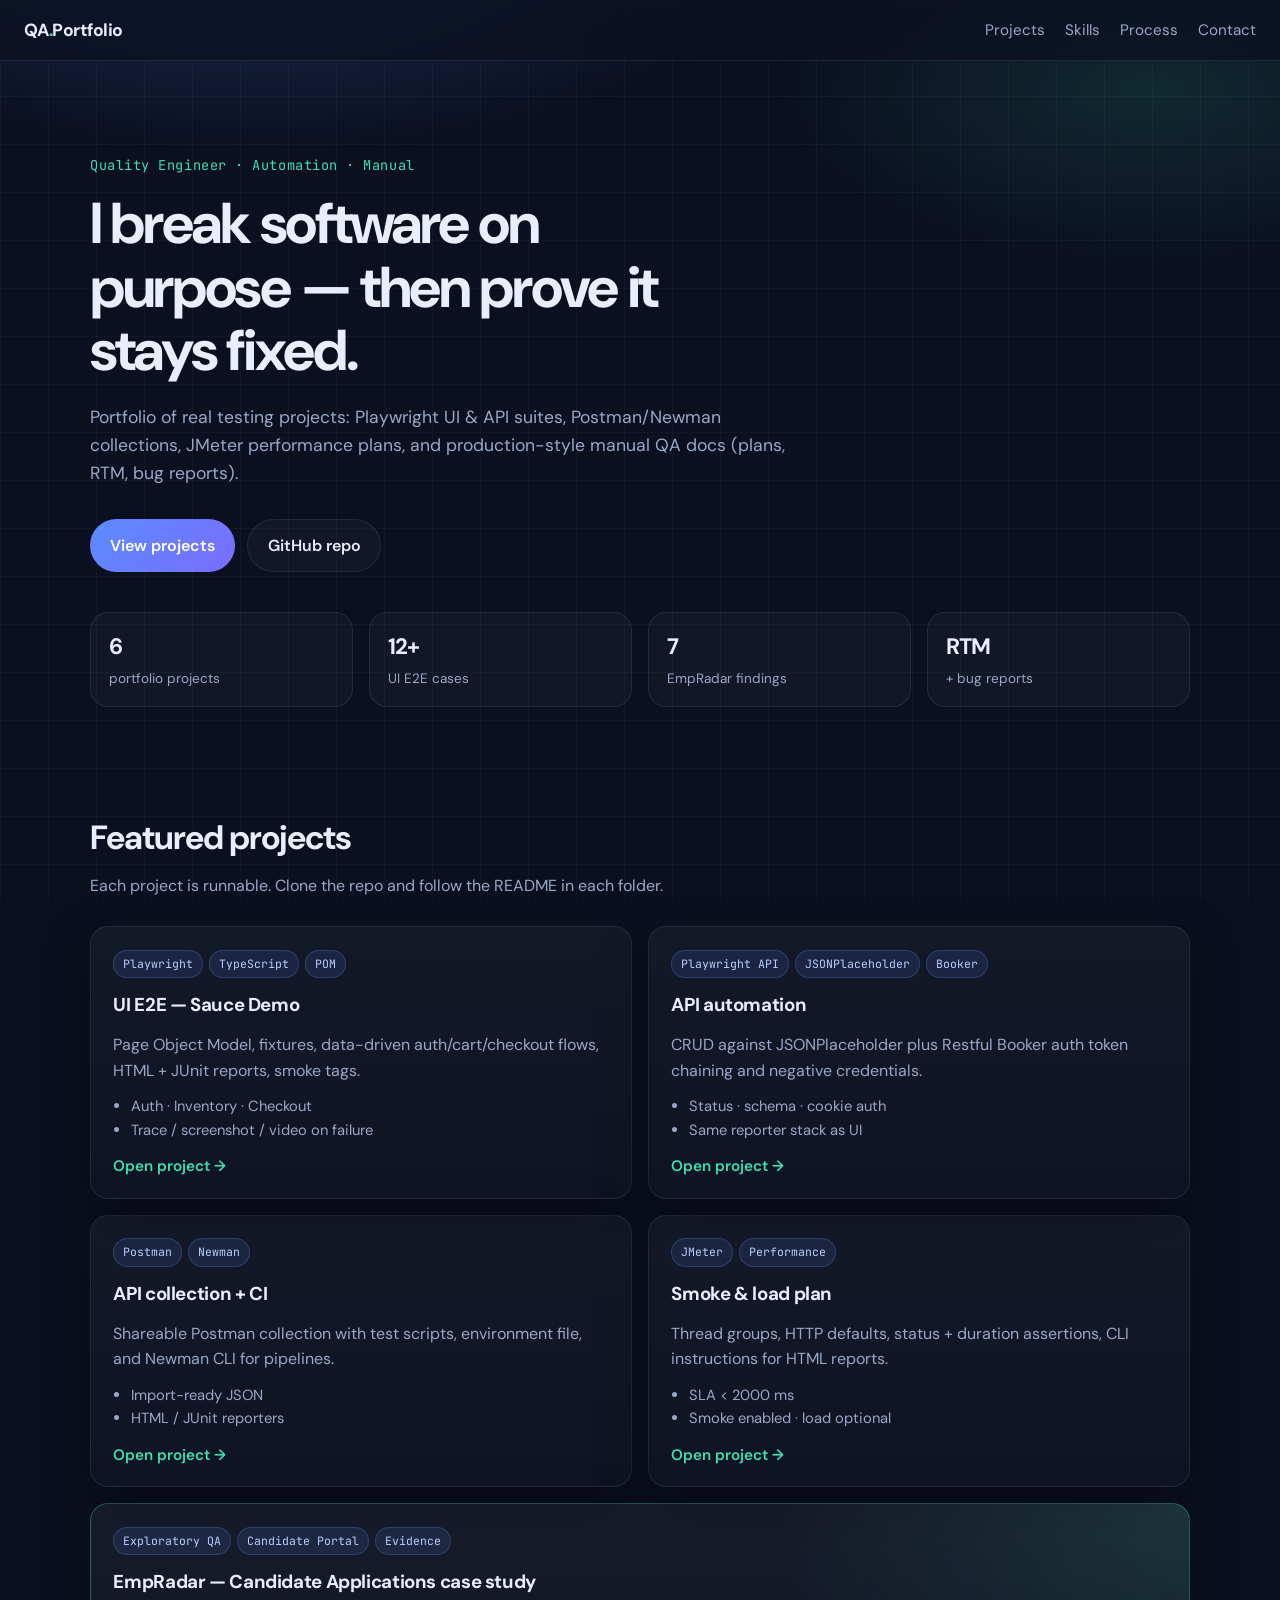
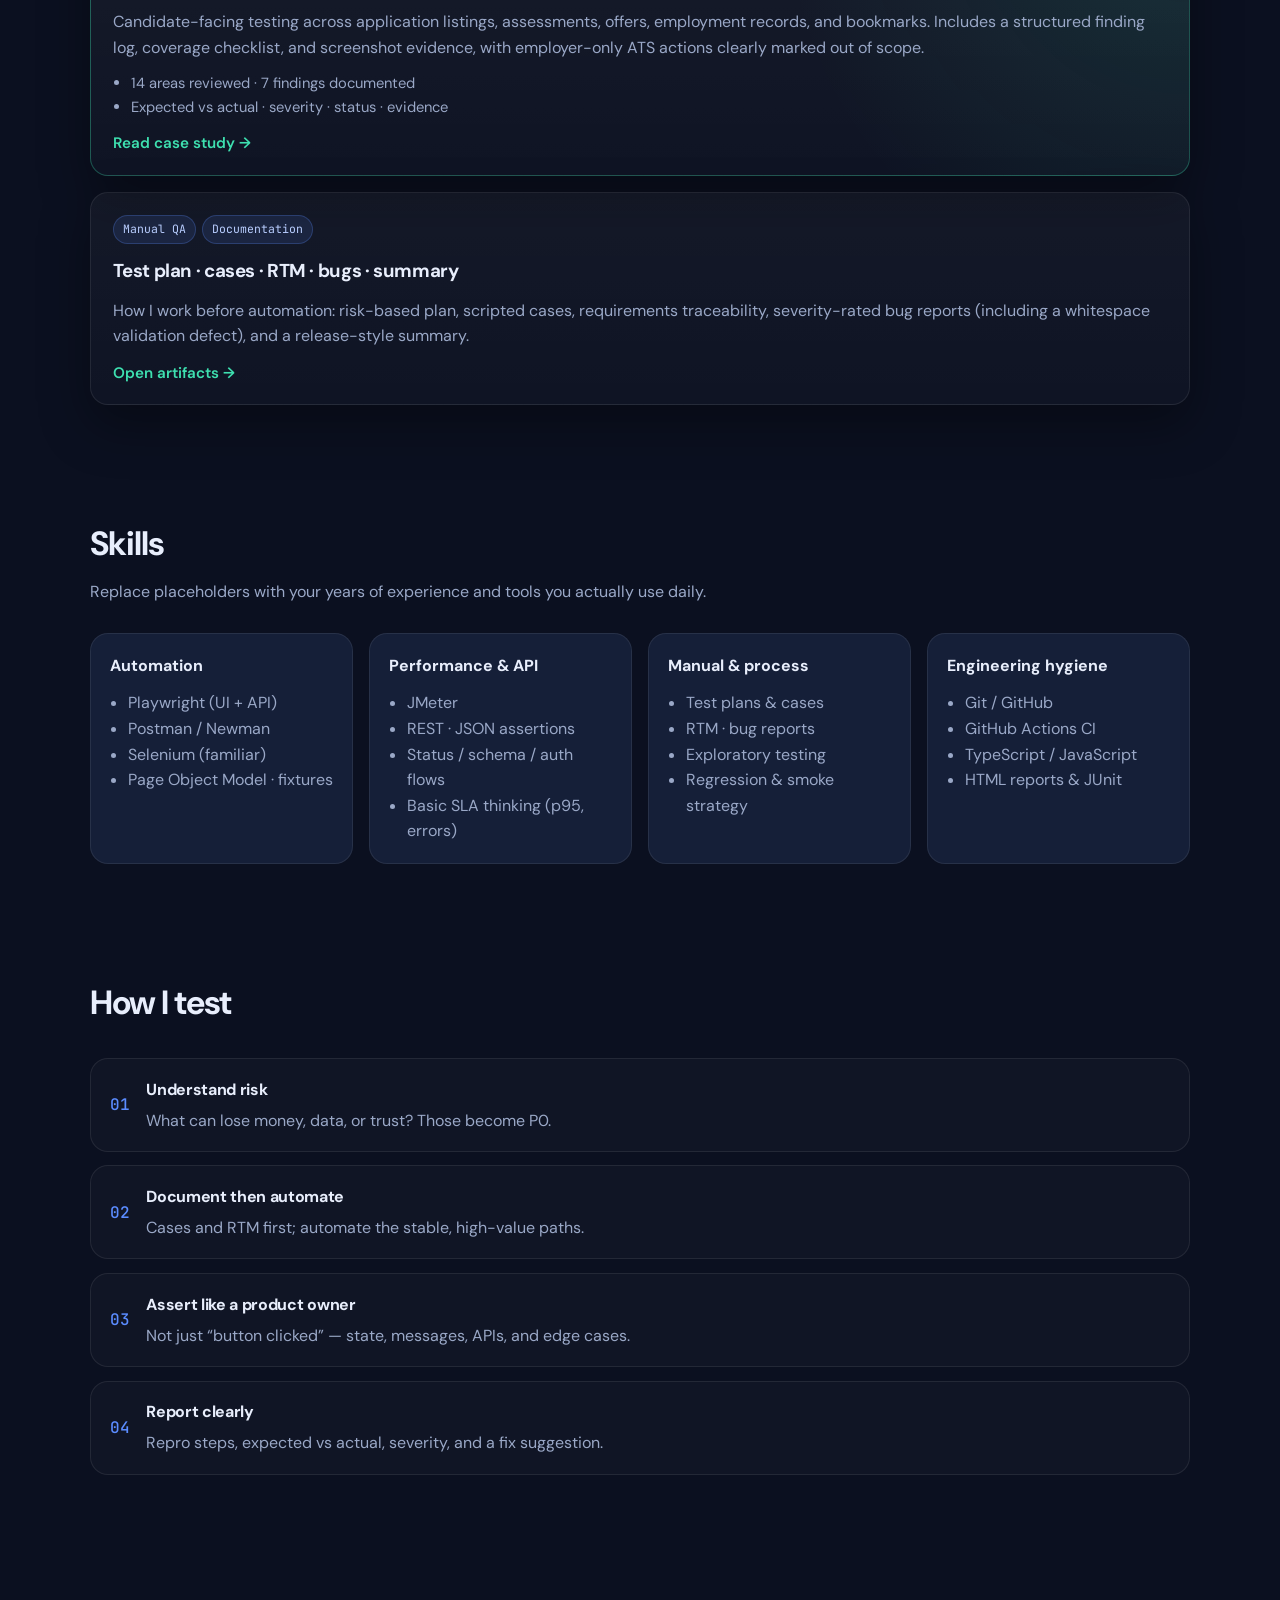
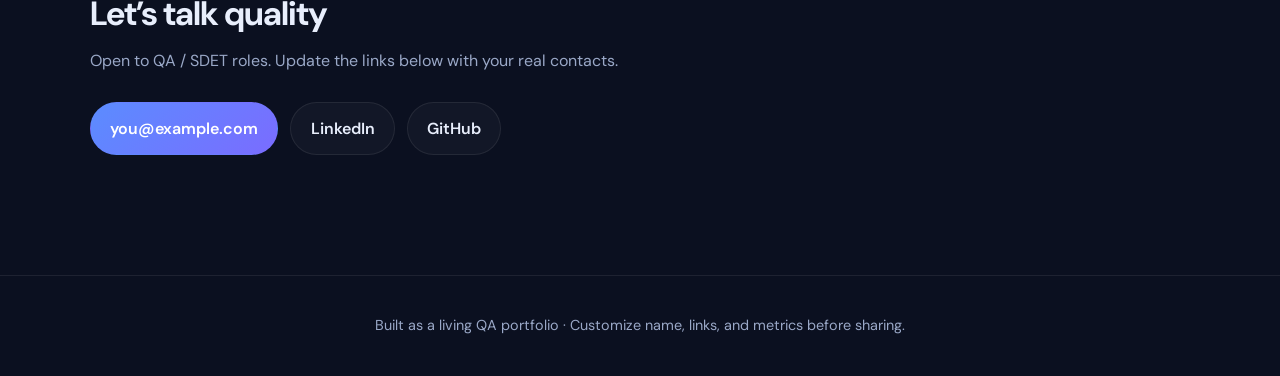
<file: index.html>
<!DOCTYPE html>
<html lang="en">
<head>
  <meta charset="UTF-8" />
  <meta name="viewport" content="width=device-width, initial-scale=1" />
  <title>QA Portfolio — Quality Engineer</title>
  <meta name="description" content="QA portfolio showcasing Playwright UI/API automation, Postman, JMeter, and manual testing artifacts." />
  <link rel="preconnect" href="https://fonts.googleapis.com" />
  <link rel="preconnect" href="https://fonts.gstatic.com" crossorigin />
  <link href="https://fonts.googleapis.com/css2?family=DM+Sans:ital,opsz,wght@0,9..40,400;0,9..40,500;0,9..40,600;0,9..40,700;1,9..40,400&family=JetBrains+Mono:wght@400;500&display=swap" rel="stylesheet" />
  <link rel="stylesheet" href="styles.css" />
</head>
<body>
  <div class="bg-grid" aria-hidden="true"></div>

  <header class="site-header">
    <a class="logo" href="#top">QA<span>.</span>Portfolio</a>
    <nav>
      <a href="#projects">Projects</a>
      <a href="#skills">Skills</a>
      <a href="#process">Process</a>
      <a href="#contact">Contact</a>
    </nav>
  </header>

  <main id="top">
    <section class="hero">
      <p class="eyebrow">Quality Engineer · Automation · Manual</p>
      <h1>I break software on purpose — then prove it stays fixed.</h1>
      <p class="lede">
        Portfolio of real testing projects: Playwright UI &amp; API suites, Postman/Newman collections,
        JMeter performance plans, and production-style manual QA docs (plans, RTM, bug reports).
      </p>
      <div class="hero-actions">
        <a class="btn primary" href="#projects">View projects</a>
        <a class="btn ghost" href="https://github.com/YOUR_USERNAME/qa-portfolio" target="_blank" rel="noopener">GitHub repo</a>
      </div>
      <ul class="stat-row">
        <li><strong>6</strong><span>portfolio projects</span></li>
        <li><strong>12+</strong><span>UI E2E cases</span></li>
        <li><strong>7</strong><span>EmpRadar findings</span></li>
        <li><strong>RTM</strong><span>+ bug reports</span></li>
      </ul>
    </section>

    <section id="projects" class="section">
      <div class="section-head">
        <h2>Featured projects</h2>
        <p>Each project is runnable. Clone the repo and follow the README in each folder.</p>
      </div>

      <div class="project-grid">
        <article class="card">
          <div class="card-tags">
            <span>Playwright</span><span>TypeScript</span><span>POM</span>
          </div>
          <h3>UI E2E — Sauce Demo</h3>
          <p>Page Object Model, fixtures, data-driven auth/cart/checkout flows, HTML + JUnit reports, smoke tags.</p>
          <ul class="card-meta">
            <li>Auth · Inventory · Checkout</li>
            <li>Trace / screenshot / video on failure</li>
          </ul>
          <a class="card-link" href="../projects/playwright-ui/">Open project →</a>
        </article>

        <article class="card">
          <div class="card-tags">
            <span>Playwright API</span><span>JSONPlaceholder</span><span>Booker</span>
          </div>
          <h3>API automation</h3>
          <p>CRUD against JSONPlaceholder plus Restful Booker auth token chaining and negative credentials.</p>
          <ul class="card-meta">
            <li>Status · schema · cookie auth</li>
            <li>Same reporter stack as UI</li>
          </ul>
          <a class="card-link" href="../projects/playwright-api/">Open project →</a>
        </article>

        <article class="card">
          <div class="card-tags">
            <span>Postman</span><span>Newman</span>
          </div>
          <h3>API collection + CI</h3>
          <p>Shareable Postman collection with test scripts, environment file, and Newman CLI for pipelines.</p>
          <ul class="card-meta">
            <li>Import-ready JSON</li>
            <li>HTML / JUnit reporters</li>
          </ul>
          <a class="card-link" href="../projects/postman/">Open project →</a>
        </article>

        <article class="card">
          <div class="card-tags">
            <span>JMeter</span><span>Performance</span>
          </div>
          <h3>Smoke &amp; load plan</h3>
          <p>Thread groups, HTTP defaults, status + duration assertions, CLI instructions for HTML reports.</p>
          <ul class="card-meta">
            <li>SLA &lt; 2000 ms</li>
            <li>Smoke enabled · load optional</li>
          </ul>
          <a class="card-link" href="../projects/jmeter/">Open project →</a>
        </article>

        <article class="card wide featured-case">
          <div class="card-tags">
            <span>Exploratory QA</span><span>Candidate Portal</span><span>Evidence</span>
          </div>
          <h3>EmpRadar — Candidate Applications case study</h3>
          <p>
            Candidate-facing testing across application listings, assessments, offers, employment
            records, and bookmarks. Includes a structured finding log, coverage checklist, and
            screenshot evidence, with employer-only ATS actions clearly marked out of scope.
          </p>
          <ul class="card-meta">
            <li>14 areas reviewed · 7 findings documented</li>
            <li>Expected vs actual · severity · status · evidence</li>
          </ul>
          <a class="card-link" href="empradar-case-study.html">Read case study →</a>
        </article>

        <article class="card wide">
          <div class="card-tags">
            <span>Manual QA</span><span>Documentation</span>
          </div>
          <h3>Test plan · cases · RTM · bugs · summary</h3>
          <p>
            How I work before automation: risk-based plan, scripted cases, requirements traceability,
            severity-rated bug reports (including a whitespace validation defect), and a release-style summary.
          </p>
          <a class="card-link" href="../projects/manual-qa/">Open artifacts →</a>
        </article>
      </div>
    </section>

    <section id="skills" class="section">
      <div class="section-head">
        <h2>Skills</h2>
        <p>Replace placeholders with your years of experience and tools you actually use daily.</p>
      </div>
      <div class="skills-grid">
        <div>
          <h4>Automation</h4>
          <ul>
            <li>Playwright (UI + API)</li>
            <li>Postman / Newman</li>
            <li>Selenium (familiar)</li>
            <li>Page Object Model · fixtures</li>
          </ul>
        </div>
        <div>
          <h4>Performance &amp; API</h4>
          <ul>
            <li>JMeter</li>
            <li>REST · JSON assertions</li>
            <li>Status / schema / auth flows</li>
            <li>Basic SLA thinking (p95, errors)</li>
          </ul>
        </div>
        <div>
          <h4>Manual &amp; process</h4>
          <ul>
            <li>Test plans &amp; cases</li>
            <li>RTM · bug reports</li>
            <li>Exploratory testing</li>
            <li>Regression &amp; smoke strategy</li>
          </ul>
        </div>
        <div>
          <h4>Engineering hygiene</h4>
          <ul>
            <li>Git / GitHub</li>
            <li>GitHub Actions CI</li>
            <li>TypeScript / JavaScript</li>
            <li>HTML reports &amp; JUnit</li>
          </ul>
        </div>
      </div>
    </section>

    <section id="process" class="section">
      <div class="section-head">
        <h2>How I test</h2>
      </div>
      <ol class="process">
        <li>
          <strong>Understand risk</strong>
          <span>What can lose money, data, or trust? Those become P0.</span>
        </li>
        <li>
          <strong>Document then automate</strong>
          <span>Cases and RTM first; automate the stable, high-value paths.</span>
        </li>
        <li>
          <strong>Assert like a product owner</strong>
          <span>Not just “button clicked” — state, messages, APIs, and edge cases.</span>
        </li>
        <li>
          <strong>Report clearly</strong>
          <span>Repro steps, expected vs actual, severity, and a fix suggestion.</span>
        </li>
      </ol>
    </section>

    <section id="contact" class="section contact">
      <div class="section-head">
        <h2>Let’s talk quality</h2>
        <p>Open to QA / SDET roles. Update the links below with your real contacts.</p>
      </div>
      <div class="contact-row">
        <a class="btn primary" href="mailto:you@example.com">you@example.com</a>
        <a class="btn ghost" href="https://www.linkedin.com/in/YOUR_PROFILE" target="_blank" rel="noopener">LinkedIn</a>
        <a class="btn ghost" href="https://github.com/YOUR_USERNAME" target="_blank" rel="noopener">GitHub</a>
      </div>
    </section>
  </main>

  <footer class="site-footer">
    <p>Built as a living QA portfolio · Customize name, links, and metrics before sharing.</p>
  </footer>

  <script src="script.js"></script>
</body>
</html>
</file>
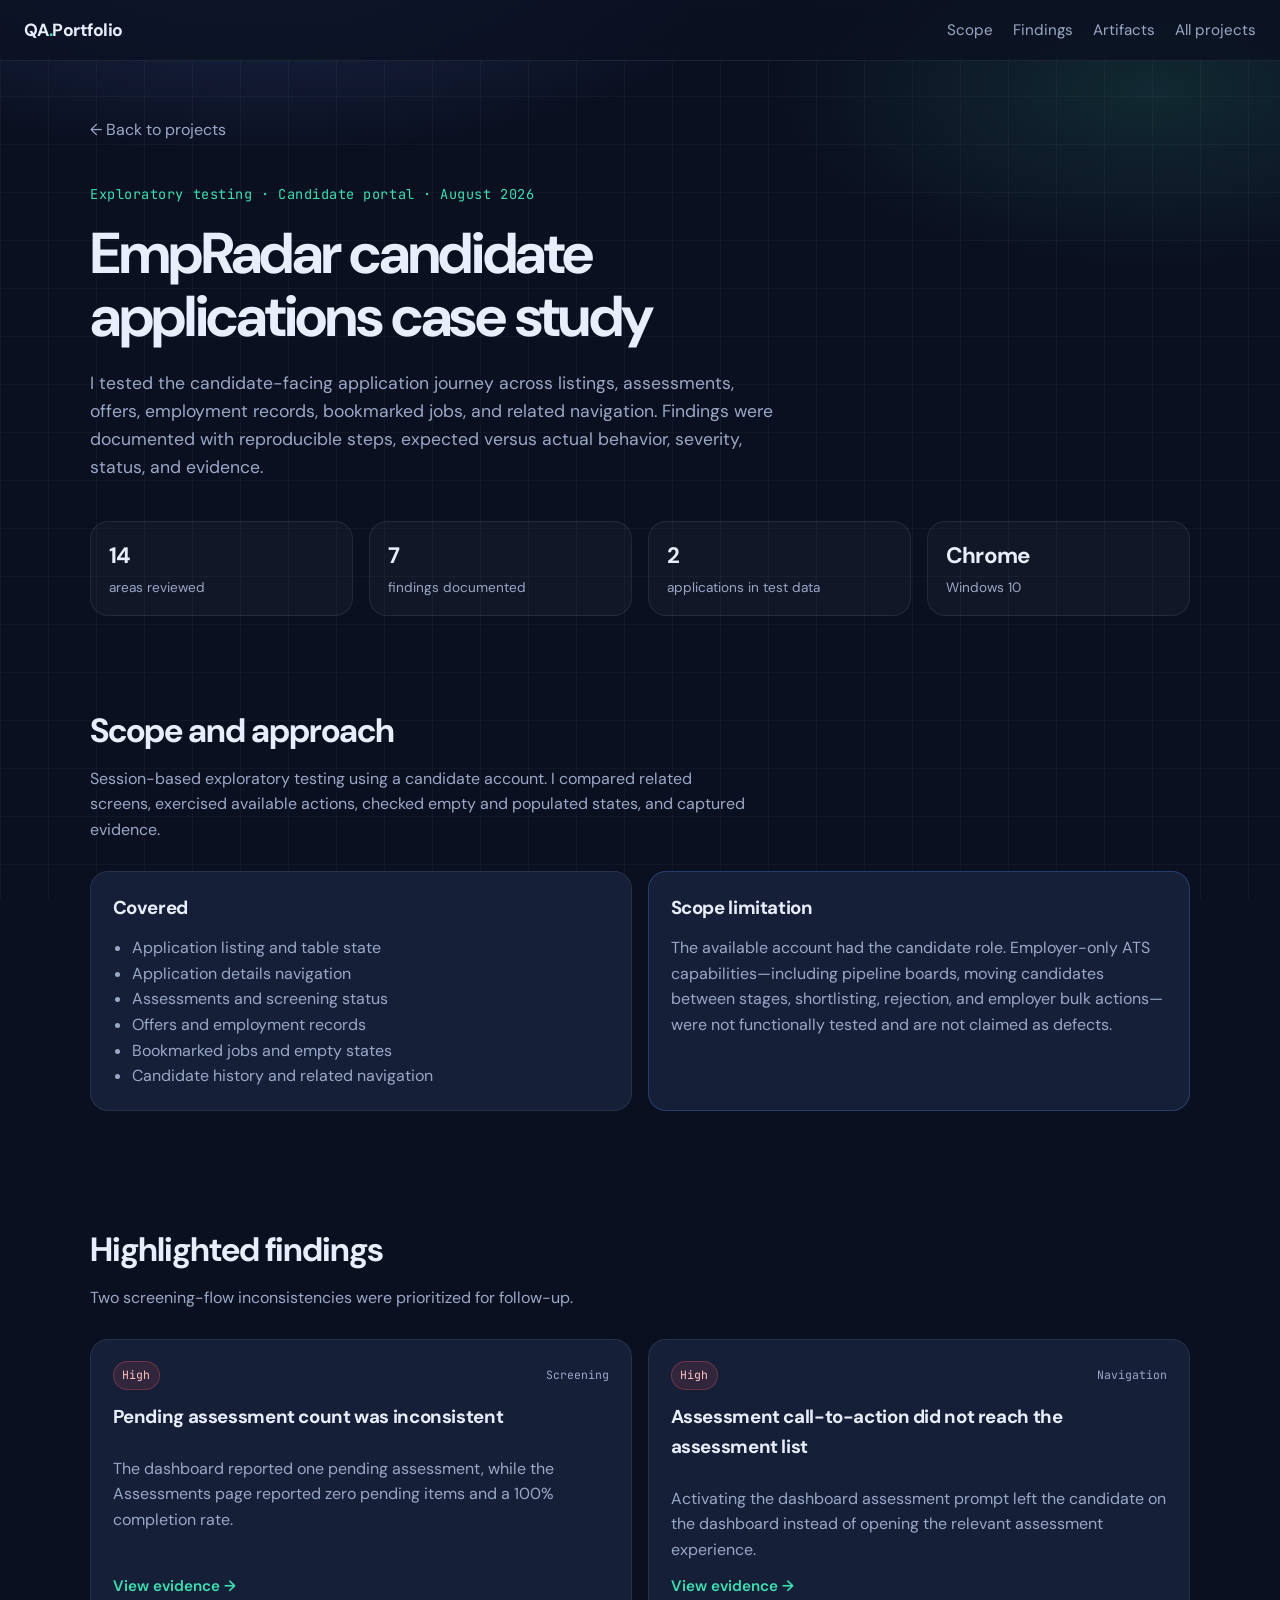
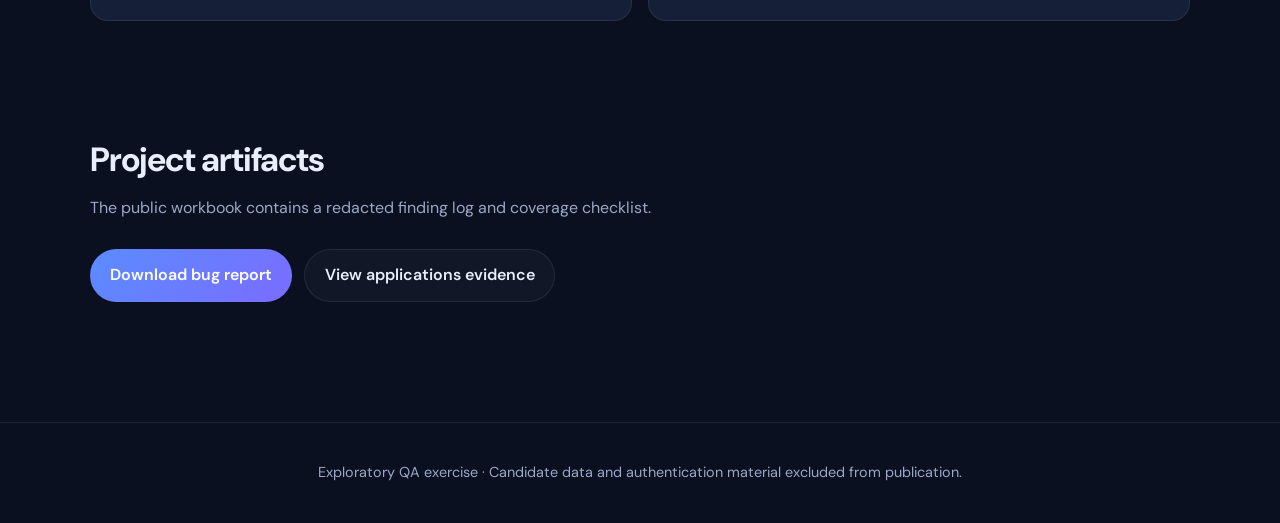
<file: empradar-case-study.html>
<!DOCTYPE html>
<html lang="en">
<head>
  <meta charset="UTF-8" />
  <meta name="viewport" content="width=device-width, initial-scale=1" />
  <title>EmpRadar Candidate Applications — QA Case Study</title>
  <meta
    name="description"
    content="Exploratory QA case study covering the EmpRadar candidate applications, assessments, offers, and bookmarked jobs experience."
  />
  <link rel="preconnect" href="https://fonts.googleapis.com" />
  <link rel="preconnect" href="https://fonts.gstatic.com" crossorigin />
  <link
    href="https://fonts.googleapis.com/css2?family=DM+Sans:ital,opsz,wght@0,9..40,400;0,9..40,500;0,9..40,600;0,9..40,700;1,9..40,400&family=JetBrains+Mono:wght@400;500&display=swap"
    rel="stylesheet"
  />
  <link rel="stylesheet" href="styles.css" />
</head>
<body>
  <div class="bg-grid" aria-hidden="true"></div>

  <header class="site-header">
    <a class="logo" href="index.html">QA<span>.</span>Portfolio</a>
    <nav aria-label="Case study navigation">
      <a href="#scope">Scope</a>
      <a href="#findings">Findings</a>
      <a href="#artifacts">Artifacts</a>
      <a href="index.html#projects">All projects</a>
    </nav>
  </header>

  <main>
    <section class="case-hero">
      <a class="back-link" href="index.html#projects">← Back to projects</a>
      <p class="eyebrow">Exploratory testing · Candidate portal · August 2026</p>
      <h1>EmpRadar candidate applications case study</h1>
      <p class="lede">
        I tested the candidate-facing application journey across listings, assessments, offers,
        employment records, bookmarked jobs, and related navigation. Findings were documented
        with reproducible steps, expected versus actual behavior, severity, status, and evidence.
      </p>

      <ul class="stat-row case-stats">
        <li><strong>14</strong><span>areas reviewed</span></li>
        <li><strong>7</strong><span>findings documented</span></li>
        <li><strong>2</strong><span>applications in test data</span></li>
        <li><strong>Chrome</strong><span>Windows 10</span></li>
      </ul>
    </section>

    <section id="scope" class="section">
      <div class="section-head">
        <h2>Scope and approach</h2>
        <p>
          Session-based exploratory testing using a candidate account. I compared related screens,
          exercised available actions, checked empty and populated states, and captured evidence.
        </p>
      </div>

      <div class="case-grid">
        <article class="case-panel">
          <h3>Covered</h3>
          <ul>
            <li>Application listing and table state</li>
            <li>Application details navigation</li>
            <li>Assessments and screening status</li>
            <li>Offers and employment records</li>
            <li>Bookmarked jobs and empty states</li>
            <li>Candidate history and related navigation</li>
          </ul>
        </article>

        <article class="case-panel scope-note">
          <h3>Scope limitation</h3>
          <p>
            The available account had the candidate role. Employer-only ATS capabilities—including
            pipeline boards, moving candidates between stages, shortlisting, rejection, and employer
            bulk actions—were not functionally tested and are not claimed as defects.
          </p>
        </article>
      </div>
    </section>

    <section id="findings" class="section">
      <div class="section-head">
        <h2>Highlighted findings</h2>
        <p>Two screening-flow inconsistencies were prioritized for follow-up.</p>
      </div>

      <div class="finding-list">
        <article class="finding">
          <div class="finding-head">
            <span class="severity high">High</span>
            <span class="finding-id">Screening</span>
          </div>
          <h3>Pending assessment count was inconsistent</h3>
          <p>
            The dashboard reported one pending assessment, while the Assessments page reported zero
            pending items and a 100% completion rate.
          </p>
          <a
            class="card-link"
            href="../projects/manual-qa/artifacts/empradar/104-assess-compare-redacted.png"
            target="_blank"
            rel="noopener"
          >View evidence →</a>
        </article>

        <article class="finding">
          <div class="finding-head">
            <span class="severity high">High</span>
            <span class="finding-id">Navigation</span>
          </div>
          <h3>Assessment call-to-action did not reach the assessment list</h3>
          <p>
            Activating the dashboard assessment prompt left the candidate on the dashboard instead
            of opening the relevant assessment experience.
          </p>
          <a
            class="card-link"
            href="../projects/manual-qa/artifacts/empradar/93-assessment-banner-redacted.png"
            target="_blank"
            rel="noopener"
          >View evidence →</a>
        </article>
      </div>
    </section>

    <section id="artifacts" class="section">
      <div class="section-head">
        <h2>Project artifacts</h2>
        <p>The public workbook contains a redacted finding log and coverage checklist.</p>
      </div>

      <div class="artifact-actions">
        <a
          class="btn primary"
          href="../projects/manual-qa/bug-reports/EmpRadar_Candidate_Case_Study_REDACTED.xlsx"
        >Download bug report</a>
        <a
          class="btn ghost"
          href="../projects/manual-qa/artifacts/empradar/82-tab-all-redacted.png"
          target="_blank"
          rel="noopener"
        >View applications evidence</a>
      </div>
    </section>
  </main>

  <footer class="site-footer">
    <p>Exploratory QA exercise · Candidate data and authentication material excluded from publication.</p>
  </footer>

  <script src="script.js"></script>
</body>
</html>
</file>
<file: styles.css>
:root {
  --bg: #0b1020;
  --bg-elevated: #121a2f;
  --card: #151f38;
  --text: #e8eefc;
  --muted: #9aa8c7;
  --accent: #5b8cff;
  --accent-2: #3ee0b0;
  --border: rgba(255, 255, 255, 0.08);
  --shadow: 0 20px 50px rgba(0, 0, 0, 0.35);
  --radius: 18px;
  --font: "DM Sans", system-ui, sans-serif;
  --mono: "JetBrains Mono", ui-monospace, monospace;
}

* {
  box-sizing: border-box;
}

html {
  scroll-behavior: smooth;
}

body {
  margin: 0;
  font-family: var(--font);
  color: var(--text);
  background: var(--bg);
  line-height: 1.6;
  min-height: 100vh;
}

a {
  color: inherit;
  text-decoration: none;
}

.bg-grid {
  position: fixed;
  inset: 0;
  background-image:
    radial-gradient(ellipse 80% 50% at 20% -10%, rgba(91, 140, 255, 0.25), transparent 55%),
    radial-gradient(ellipse 60% 40% at 90% 10%, rgba(62, 224, 176, 0.12), transparent 50%),
    linear-gradient(rgba(255, 255, 255, 0.03) 1px, transparent 1px),
    linear-gradient(90deg, rgba(255, 255, 255, 0.03) 1px, transparent 1px);
  background-size: auto, auto, 48px 48px, 48px 48px;
  pointer-events: none;
  z-index: -1;
}

.site-header {
  position: sticky;
  top: 0;
  z-index: 20;
  display: flex;
  justify-content: space-between;
  align-items: center;
  padding: 1rem 1.5rem;
  backdrop-filter: blur(14px);
  background: rgba(11, 16, 32, 0.75);
  border-bottom: 1px solid var(--border);
}

.logo {
  font-weight: 700;
  letter-spacing: -0.03em;
  font-size: 1.1rem;
}

.logo span {
  color: var(--accent-2);
}

nav {
  display: flex;
  gap: 1.25rem;
  font-size: 0.95rem;
  color: var(--muted);
}

nav a:hover {
  color: var(--text);
}

main {
  width: min(1100px, calc(100% - 2rem));
  margin: 0 auto;
  padding-bottom: 4rem;
}

.hero {
  padding: 5rem 0 3rem;
}

.eyebrow {
  color: var(--accent-2);
  font-family: var(--mono);
  font-size: 0.85rem;
  letter-spacing: 0.04em;
  margin-bottom: 1rem;
}

.hero h1 {
  font-size: clamp(2.2rem, 5vw, 3.6rem);
  line-height: 1.1;
  letter-spacing: -0.04em;
  margin: 0 0 1.25rem;
  max-width: 16ch;
}

.lede {
  max-width: 58ch;
  color: var(--muted);
  font-size: 1.1rem;
  margin: 0 0 2rem;
}

.hero-actions {
  display: flex;
  flex-wrap: wrap;
  gap: 0.75rem;
  margin-bottom: 2.5rem;
}

.btn {
  display: inline-flex;
  align-items: center;
  justify-content: center;
  padding: 0.8rem 1.2rem;
  border-radius: 999px;
  font-weight: 600;
  border: 1px solid transparent;
  transition: transform 0.15s ease, background 0.15s ease, border-color 0.15s ease;
}

.btn:hover {
  transform: translateY(-1px);
}

.btn.primary {
  background: linear-gradient(135deg, var(--accent), #7a6cff);
  color: white;
}

.btn.ghost {
  border-color: var(--border);
  background: rgba(255, 255, 255, 0.03);
  color: var(--text);
}

.stat-row {
  list-style: none;
  display: grid;
  grid-template-columns: repeat(4, minmax(0, 1fr));
  gap: 1rem;
  padding: 0;
  margin: 0;
}

.stat-row li {
  background: rgba(255, 255, 255, 0.03);
  border: 1px solid var(--border);
  border-radius: var(--radius);
  padding: 1rem 1.1rem;
  display: flex;
  flex-direction: column;
  gap: 0.2rem;
}

.stat-row strong {
  font-size: 1.4rem;
  letter-spacing: -0.03em;
}

.stat-row span {
  color: var(--muted);
  font-size: 0.85rem;
}

.section {
  padding: 3.5rem 0;
}

.section-head {
  margin-bottom: 1.75rem;
}

.section-head h2 {
  margin: 0 0 0.5rem;
  font-size: clamp(1.6rem, 3vw, 2.1rem);
  letter-spacing: -0.03em;
}

.section-head p {
  margin: 0;
  color: var(--muted);
  max-width: 60ch;
}

.project-grid {
  display: grid;
  grid-template-columns: repeat(2, minmax(0, 1fr));
  gap: 1rem;
}

.card {
  background: linear-gradient(180deg, rgba(255, 255, 255, 0.04), rgba(255, 255, 255, 0.02));
  border: 1px solid var(--border);
  border-radius: var(--radius);
  padding: 1.4rem 1.4rem 1.2rem;
  box-shadow: var(--shadow);
  display: flex;
  flex-direction: column;
  gap: 0.75rem;
  transition: border-color 0.2s ease, transform 0.2s ease;
}

.card:hover {
  border-color: rgba(91, 140, 255, 0.45);
  transform: translateY(-2px);
}

.card.wide {
  grid-column: 1 / -1;
}

.card.featured-case {
  border-color: rgba(62, 224, 176, 0.3);
  background:
    radial-gradient(circle at 100% 0, rgba(62, 224, 176, 0.12), transparent 36%),
    linear-gradient(180deg, rgba(255, 255, 255, 0.05), rgba(255, 255, 255, 0.02));
}

.card h3 {
  margin: 0;
  letter-spacing: -0.02em;
}

.card p {
  margin: 0;
  color: var(--muted);
}

.card-tags {
  display: flex;
  flex-wrap: wrap;
  gap: 0.4rem;
}

.card-tags span {
  font-family: var(--mono);
  font-size: 0.72rem;
  padding: 0.25rem 0.55rem;
  border-radius: 999px;
  background: rgba(91, 140, 255, 0.12);
  color: #b9ceff;
  border: 1px solid rgba(91, 140, 255, 0.25);
}

.card-meta {
  margin: 0;
  padding-left: 1.1rem;
  color: var(--muted);
  font-size: 0.92rem;
}

.card-link {
  margin-top: auto;
  color: var(--accent-2);
  font-weight: 600;
  font-size: 0.95rem;
}

.skills-grid {
  display: grid;
  grid-template-columns: repeat(4, minmax(0, 1fr));
  gap: 1rem;
}

.skills-grid > div {
  background: var(--card);
  border: 1px solid var(--border);
  border-radius: var(--radius);
  padding: 1.2rem;
}

.skills-grid h4 {
  margin: 0 0 0.75rem;
}

.skills-grid ul {
  margin: 0;
  padding-left: 1.1rem;
  color: var(--muted);
}

.process {
  list-style: none;
  margin: 0;
  padding: 0;
  display: grid;
  gap: 0.85rem;
  counter-reset: step;
}

.process li {
  counter-increment: step;
  display: grid;
  grid-template-columns: auto 1fr;
  gap: 0.35rem 1rem;
  padding: 1.1rem 1.2rem;
  border-radius: var(--radius);
  border: 1px solid var(--border);
  background: rgba(255, 255, 255, 0.025);
}

.process li::before {
  content: counter(step, decimal-leading-zero);
  font-family: var(--mono);
  color: var(--accent);
  font-weight: 500;
  grid-row: span 2;
  align-self: center;
}

.process strong {
  letter-spacing: -0.02em;
}

.process span {
  color: var(--muted);
  grid-column: 2;
}

.contact-row {
  display: flex;
  flex-wrap: wrap;
  gap: 0.75rem;
}

.case-hero {
  padding: 3.5rem 0 2rem;
}

.case-hero h1 {
  max-width: 18ch;
  margin: 0 0 1.25rem;
  font-size: clamp(2.2rem, 5vw, 3.6rem);
  line-height: 1.1;
  letter-spacing: -0.04em;
}

.back-link {
  display: inline-block;
  margin-bottom: 1.75rem;
  color: var(--muted);
}

.back-link:hover {
  color: var(--text);
}

.case-stats {
  margin-top: 2.5rem;
}

.case-grid,
.finding-list {
  display: grid;
  grid-template-columns: repeat(2, minmax(0, 1fr));
  gap: 1rem;
}

.case-panel,
.finding {
  padding: 1.35rem;
  border: 1px solid var(--border);
  border-radius: var(--radius);
  background: var(--card);
}

.case-panel h3,
.finding h3 {
  margin: 0 0 0.75rem;
  letter-spacing: -0.02em;
}

.case-panel p,
.finding p {
  margin: 0;
  color: var(--muted);
}

.case-panel ul {
  margin: 0;
  padding-left: 1.2rem;
  color: var(--muted);
}

.scope-note {
  border-color: rgba(91, 140, 255, 0.28);
}

.finding {
  display: flex;
  flex-direction: column;
  gap: 0.75rem;
}

.finding-head {
  display: flex;
  align-items: center;
  justify-content: space-between;
  gap: 0.75rem;
}

.severity,
.finding-id {
  font-family: var(--mono);
  font-size: 0.72rem;
}

.severity {
  padding: 0.25rem 0.55rem;
  border-radius: 999px;
  border: 1px solid transparent;
}

.severity.high {
  color: #ffc4c4;
  background: rgba(255, 94, 94, 0.12);
  border-color: rgba(255, 94, 94, 0.28);
}

.finding-id {
  color: var(--muted);
}

.artifact-actions {
  display: flex;
  flex-wrap: wrap;
  gap: 0.75rem;
}

.site-footer {
  border-top: 1px solid var(--border);
  padding: 1.5rem;
  text-align: center;
  color: var(--muted);
  font-size: 0.9rem;
}

@media (max-width: 860px) {
  nav {
    display: none;
  }

  .stat-row,
  .project-grid,
  .skills-grid,
  .case-grid,
  .finding-list {
    grid-template-columns: 1fr 1fr;
  }
}

@media (max-width: 560px) {
  .stat-row,
  .project-grid,
  .skills-grid,
  .case-grid,
  .finding-list {
    grid-template-columns: 1fr;
  }

  .hero {
    padding-top: 3rem;
  }
}
</file>
